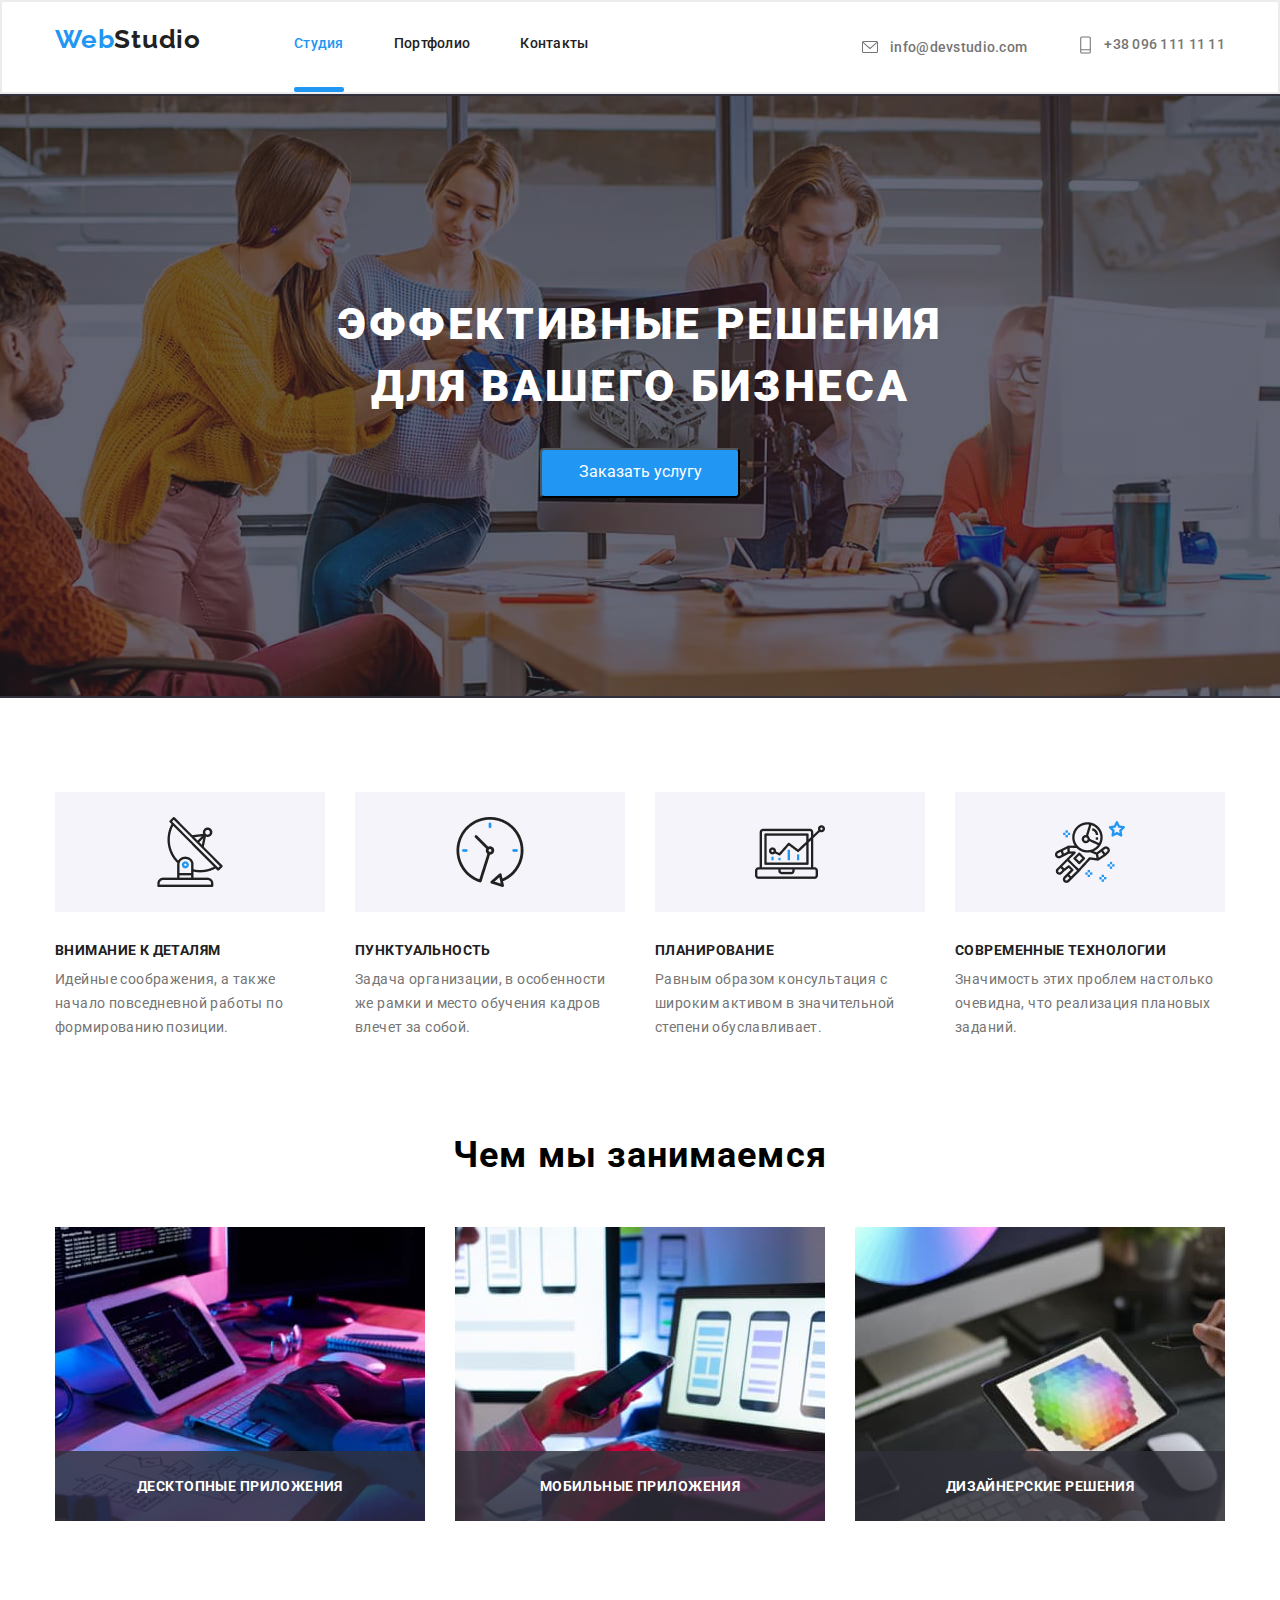
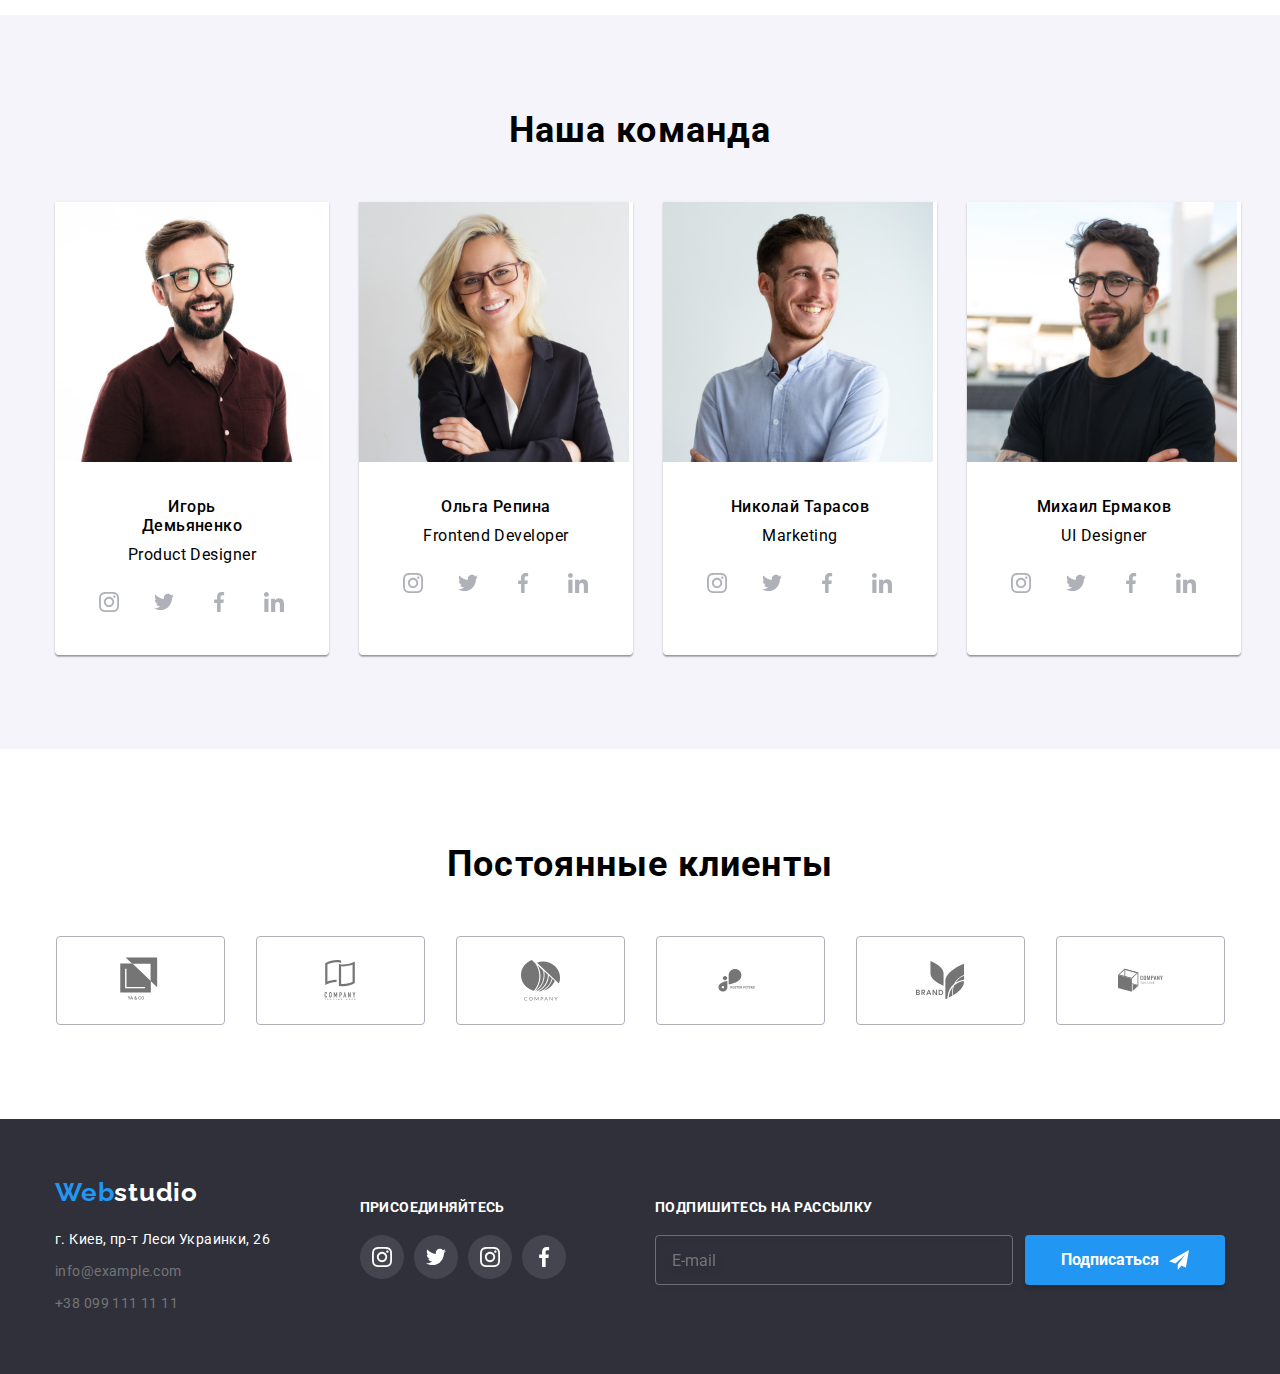
<file: index.html>
<!DOCTYPE html>
<html lang="en">
  <head>
    <meta charset="UTF-8" />
    <meta http-equiv="X-UA-Compatible" content="IE=edge" />
    <meta name="viewport" content="width=device-width, initial-scale=1.0" />
    <title>tech_html_hw</title>
    <link rel="preconnect" href="https://fonts.gstatic.com" />
    <link
      rel="stylesheet"
      href="https://cdnjs.cloudflare.com/ajax/libs/modern-normalize/1.0.0/modern-normalize.min.css"
    />
    <link
      href="https://fonts.googleapis.com/css2?family=Raleway:wght@700&family=Roboto:wght@400;500;700;900&display=swap"
      rel="stylesheet"
    />
    <link rel="stylesheet" href="./css/main.min.css" />
  </head>
  <body class="page">
    <!-- Header section -->

    <header class="page-header">
      <div class="flexy container">
        <a href="./index.html" class="logo">Web<span class="logo-2nd-part">Studio</span></a>
        <nav class="navigation">
          <ul class="site-nav list">
            <li class="site-nav__item">
              <a href="./index.html" class="site-nav__link site-nav__link--current">Студия</a>
            </li>
            <li class="site-nav__item"><a href="./portfolio.html" class="site-nav__link">Портфолио</a></li>
            <li class="site-nav__item"><a href="" class="site-nav__link">Контакты</a></li>
          </ul>
        </nav>
        <ul class="personal list">
          <li class="mail">
            <a href="mailto:info@devstudio.com" class="mail__link">
              <svg class="mail__icon" width="20px" height="16px">
                <use href="./images/sprite.svg#icon-envelope"></use>
              </svg>
              info@devstudio.com
            </a>
          </li>
          <li class="tel">
            <a href="tel:+380961111111" class="tel__link">
              <svg class="tel__icon" width="17px" height="22px">
                <use href="./images/sprite.svg#icon-phone"></use>
              </svg>
              +38 096 111 11 11
            </a>
          </li>
        </ul>
      </div>
    </header>

    <!-- Main section -->

    <main>
      <section class="hero section">
        <div class="container">
          <h1 class="hero__title">Эффективные решения <br />для вашего бизнеса</h1>
          <button data-modal-open class="hero__btn">Заказать услугу</button>
        </div>
      </section>

      <section class="principles section">
        <div class="container">
          <h2 class="principles__title visually-hidden">Наши принципы</h2>
          <ul class="principe list flexy">
            <li class="principe__item principe__item--mright principe__item--sputnic">
              <h3 class="principe__title">Внимание к деталям</h3>
              <p class="principe__text">
                Идейные соображения, а также начало повседневной работы по формированию позиции.
              </p>
            </li>
            <li class="principe__item principe__item--mright principe__item--clock">
              <h3 class="principe__title">Пунктуальность</h3>
              <p class="principe__text">
                Задача организации, в особенности же рамки и место обучения кадров влечет за собой.
              </p>
            </li>
            <li class="principe__item principe__item--mright principe__item--pc">
              <h3 class="principe__title">Планирование</h3>
              <p class="principe__text">
                Равным образом консультация с широким активом в значительной степени обуславливает.
              </p>
            </li>
            <li class="principe__item principe__item--cosmonaut">
              <h3 class="principe__title">Современные технологии</h3>
              <p class="principe__text">Значимость этих проблем настолько очевидна, что реализация плановых заданий.</p>
            </li>
          </ul>
        </div>
      </section>

      <section class="our-work section">
        <div class="container">
          <h2 class="our-work__title">Чем мы занимаемся</h2>
          <ul class="work-list list flexy">
            <li class="work-list__item work-list__item--mright">
              <div class="work-list__thumb">
                <img class="work-list__img" src="./images/note1.jpg" alt="note1" width="370" />
                <div class="work-list__bg-box">
                  <p class="work-list__bg-txt">Десктопные приложения</p>
                </div>
              </div>
            </li>
            <li class="work-list__item work-list__item--mright">
              <div class="work-list__thumb">
                <img class="work-list__img" src="./images/note2.jpg" alt="note1" width="370" />
                <div class="work-list__bg-box">
                  <p class="work-list__bg-txt">Мобильные приложения</p>
                </div>
              </div>
            </li>
            <li class="work-list__item">
              <div class="work-list__thumb">
                <img class="work-list__img" src="./images/note3.jpg" alt="note1" width="370" />
                <div class="work-list__bg-box">
                  <p class="work-list__bg-txt">Дизайнерские решения</p>
                </div>
              </div>
            </li>
          </ul>
        </div>
      </section>

      <section class="team section">
        <div class="container">
          <h2 class="team__title">Наша команда</h2>
          <ul class="team-list list flexy">
            <li class="team-list__item team-list__item--mright">
              <img class="team-list__image" src="./images/worker1.jpg" alt="Product Designer" width="270" />
              <h3 class="team-list__title">Игорь Демьяненко</h3>
              <p class="team-list__text">Product Designer</p>
              <ul class="team-socials-list list">
                <li class="team-socials-list__item team-socials-list__item--mright">
                  <a href="" class="team-socials-list__link">
                    <svg class="team-socials-list__icon-insta" width="20px" height="20px">
                      <use href="./images/sprite.svg#icon-insta-worker"></use>
                    </svg>
                  </a>
                </li>
                <li class="team-socials-list__item team-socials-list__item--mright">
                  <a href="" class="team-socials-list__link">
                    <svg class="icon--workers" width="20px" height="20px">
                      <use href="./images/sprite.svg#icon-twitter-worker-nrm"></use>
                    </svg>
                  </a>
                </li>
                <li class="team-socials-list__item team-socials-list__item--mright">
                  <a href="" class="team-socials-list__link">
                    <svg class="icon--workers" width="20px" height="20px">
                      <use href="./images/sprite.svg#icon-facebook-worker"></use>
                    </svg>
                  </a>
                </li>
                <li class="team-socials-list__item">
                  <a href="" class="team-socials-list__link">
                    <svg class="icon--workers" width="20px" height="20px">
                      <use href="./images/sprite.svg#icon-linkedin-worker"></use>
                    </svg>
                  </a>
                </li>
              </ul>
            </li>
            <li class="team-list__item team-list__item--mright">
              <img class="team-list__image" src="./images/worker2.jpg" alt="Frontend Developer" width="270" />
              <h3 class="team-list__title">Ольга Репина</h3>
              <p class="team-list__text">Frontend Developer</p>
              <ul class="team-socials-list list">
                <li class="team-socials-list__item team-socials-list__item--mright">
                  <a href="" class="team-socials-list__link">
                    <svg class="icon-insta-workers" width="20px" height="20px">
                      <use href="./images/sprite.svg#icon-insta-worker"></use>
                    </svg>
                  </a>
                </li>
                <li class="team-socials-list__item team-socials-list__item--mright">
                  <a href="" class="team-socials-list__link">
                    <svg class="icon--workers" width="20px" height="20px">
                      <use href="./images/sprite.svg#icon-twitter-worker-nrm"></use>
                    </svg>
                  </a>
                </li>
                <li class="team-socials-list__item team-socials-list__item--mright">
                  <a href="" class="team-socials-list__link">
                    <svg class="icon--workers" width="20px" height="20px">
                      <use href="./images/sprite.svg#icon-facebook-worker"></use>
                    </svg>
                  </a>
                </li>
                <li class="team-socials-list__item">
                  <a href="" class="team-socials-list__link">
                    <svg class="icon--workers" width="20px" height="20px">
                      <use href="./images/sprite.svg#icon-linkedin-worker"></use>
                    </svg>
                  </a>
                </li>
              </ul>
            </li>
            <li class="team-list__item team-list__item--mright">
              <img class="team-list__image" src="./images/worker3.jpg" alt="Marketing" width="270" />
              <h3 class="team-list__title">Николай Тарасов</h3>
              <p class="team-list__text">Marketing</p>
              <ul class="team-socials-list list">
                <li class="team-socials-list__item team-socials-list__item--mright">
                  <a href="" class="team-socials-list__link">
                    <svg class="icon-insta-workers" width="20px" height="20px">
                      <use href="./images/sprite.svg#icon-insta-worker"></use>
                    </svg>
                  </a>
                </li>
                <li class="team-socials-list__item team-socials-list__item--mright">
                  <a href="" class="team-socials-list__link">
                    <svg class="icon--workers" width="20px" height="20px">
                      <use href="./images/sprite.svg#icon-twitter-worker-nrm"></use>
                    </svg>
                  </a>
                </li>
                <li class="team-socials-list__item team-socials-list__item--mright">
                  <a href="" class="team-socials-list__link">
                    <svg class="icon--workers" width="20px" height="20px">
                      <use href="./images/sprite.svg#icon-facebook-worker"></use>
                    </svg>
                  </a>
                </li>
                <li class="team-socials-list__item">
                  <a href="" class="team-socials-list__link">
                    <svg class="icon--workers" width="20px" height="20px">
                      <use href="./images/sprite.svg#icon-linkedin-worker"></use>
                    </svg>
                  </a>
                </li>
              </ul>
            </li>
            <li class="team-list__item">
              <img class="team-list__image" src="./images/worker4.jpg" alt="UI Designer" width="270" />
              <h3 class="team-list__title">Михаил Ермаков</h3>
              <p class="team-list__text">UI Designer</p>
              <ul class="team-socials-list list">
                <li class="team-socials-list__item team-socials-list__item--mright">
                  <a href="" class="team-socials-list__link">
                    <svg class="icon-insta-workers" width="20px" height="20px">
                      <use href="./images/sprite.svg#icon-insta-worker"></use>
                    </svg>
                  </a>
                </li>
                <li class="team-socials-list__item team-socials-list__item--mright">
                  <a href="" class="team-socials-list__link">
                    <svg class="icon--workers" width="20px" height="20px">
                      <use href="./images/sprite.svg#icon-twitter-worker-nrm"></use>
                    </svg>
                  </a>
                </li>
                <li class="team-socials-list__item team-socials-list__item--mright">
                  <a href="" class="team-socials-list__link">
                    <svg class="icon--workers" width="20px" height="20px">
                      <use href="./images/sprite.svg#icon-facebook-worker"></use>
                    </svg>
                  </a>
                </li>
                <li class="team-socials-list__item">
                  <a href="" class="team-socials-list__link">
                    <svg class="icon--workers" width="20px" height="20px">
                      <use href="./images/sprite.svg#icon-linkedin-worker"></use>
                    </svg>
                  </a>
                </li>
              </ul>
            </li>
          </ul>
        </div>
      </section>

      <section class="clients section">
        <div class="container">
          <h2 class="clients__title">Постоянные клиенты</h2>
          <ul class="clients-list list">
            <li class="clients-list__item clients-list__item--mright">
              <a href="" class="clients-list__link">
                <svg class="clients-list__icon clients-list_icon--first" width="45px" height="50px">
                  <use href="./images/sprite.svg#icon-client-1"></use>
                </svg>
              </a>
            </li>
            <li class="clients-list__item clients-list__item--mright">
              <a href="" class="clients-list__link">
                <svg class="clients-list__icon clients-list_icon--scnd" width="40px" height="52px">
                  <use href="./images/sprite.svg#icon-client-2"></use>
                </svg>
              </a>
            </li>
            <li class="clients-list__item clients-list__item--mright">
              <a href="" class="clients-list__link">
                <svg class="clients-list__icon clients-list_icon--thrd" width="41px" height="43px">
                  <use href="./images/sprite.svg#icon-client-3"></use>
                </svg>
              </a>
            </li>
            <li class="clients-list__item clients-list__item--mright">
              <a href="" class="clients-list__link">
                <svg class="clients-list__icon clients-list_icon--fth" width="80px" height="43px">
                  <use href="./images/sprite.svg#icon-client-4"></use>
                </svg>
              </a>
            </li>
            <li class="clients-list__item clients-list__item--mright">
              <a href="" class="clients-list__link">
                <svg class="clients-list__icon clients-list_icon--fifth" width="60px" height="48px">
                  <use href="./images/sprite.svg#icon-client-5"></use>
                </svg>
              </a>
            </li>
            <li class="clients-list__item">
              <a href="" class="clients-list__link">
                <svg class="clients-list__icon clients-list_icon--sxth" width="89px" height="45px">
                  <use href="./images/sprite.svg#icon-client-6"></use>
                </svg>
              </a>
            </li>
          </ul>
        </div>
      </section>

      <div class="backdrop is-hidden" data-modal>
        <div class="modal">
          <button data-modal-close class="cloze-hero-modal-btn">
            <svg class="md-close-btn__icon" width="11" height="11">
              <use href="./images/sprite.svg#icon-close-black"></use>
            </svg>
          </button>

          <form class="callback-form">
            <p class="callback-form__title">Оставьте свои данные, мы вам перезвоним</p>

            <label class="callback-form-field">
              <span class="callback-form-field__label-txt">Имя</span>
              <input class="callback-form-field__input" type="text" name="user-name" id="user-name" />
              <span class="callback-form-field__icon">
                <svg class="callback-form-field__input-icon" width="12" height="12">
                  <use href="./images/sprite.svg#icon-person-black"></use>
                </svg>
              </span>
            </label>

            <label class="callback-form-field">
              <span class="callback-form-field__label-txt">Телефон</span>
              <input class="callback-form-field__input" type="tel" name="tel" id="tel" />
              <span class="callback-form-field__icon">
                <svg class="callback-form-field__input-icon" width="12" height="12">
                  <use href="./images/sprite.svg#icon-phone-black"></use>
                </svg>
              </span>
            </label>

            <label class="callback-form-field">
              <span class="callback-form-field__label-txt">Почта</span>
              <input class="callback-form-field__input" type="email" name="email" id="email" />
              <span class="callback-form-field__icon">
                <svg class="callback-form-field__input-icon" width="12" height="12">
                  <use href="./images/sprite.svg#icon-email-black"></use>
                </svg>
              </span>
            </label>

            <label class="callback-form-field">
              <span class="callback-form-field__feedback">Комментарий</span>
              <textarea
                class="callback-form-field__textarea"
                name="feedback"
                id="feedback"
                rows="6"
                placeholder="Введите текст"
              ></textarea>
            </label>

            <label class="callback-form-license">
              <input
                class="callback-form-license__check-original"
                type="checkbox"
                name="license"
                id="license"
                value="license"
              />
              <span class="callback-form-license__check-custom"></span>
              <span class="callback-form-license__check-txt">Соглашаюсь с рассылкой и принимаю</span>
              <a href="" class="callback-form-license__link">Условия договора</a>
            </label>

            <div class="md-submit-btn-box">
              <button type="submit" class="md-submit-btn">Отправить</button>
            </div>
          </form>
        </div>
      </div>
    </main>

    <!-- Footer section -->

    <footer class="footer">
      <div class="container footer-case">
        <address class="footer-address">
          <a href="./index.html" class="footer-address__logo"
            >Web<span class="footer-address__logo--part">studio</span></a
          >
          <p class="footer-address__text">г. Киев, пр-т Леси Украинки, 26</p>
          <ul class="footer-address__list list">
            <li>
              <a href="mailto:info@example.com" class="footer-address__item footer-address__item--mbottom"
                >info@example.com</a
              >
            </li>
            <li><a href="tel:+380991111111" class="footer-address__item">+38 099 111 11 11</a></li>
          </ul>
        </address>

        <div class="footer-socials">
          <h3 class="footer-socials__title">Присоединяйтесь</h3>
          <ul class="footer-socials-list list">
            <li class="footer-socials-list__item icon-insta footer-socials-list__item--mright">
              <a href="" class="footer-socials-list__link">
                <svg class="footer-socials-list__icon" width="20" height="20">
                  <use href="./images/sprite.svg#icon-instagram-footer"></use>
                </svg>
              </a>
            </li>
            <li class="footer-socials-list__item icon-twitter footer-socials-list__item--mright">
              <a href="" class="footer-socials-list__link">
                <svg class="footer-socials-list__icon" width="20" height="20">
                  <use href="./images/sprite.svg#icon-twitter-footer"></use>
                </svg>
              </a>
            </li>
            <li class="footer-socials-list__item icon-facebook footer-socials-list__item--mright">
              <a href="" class="footer-socials-list__link">
                <svg class="footer-socials-list__icon" width="20" height="20">
                  <use href="./images/sprite.svg#icon-instagram-footer"></use>
                </svg>
              </a>
            </li>
            <li class="footer-socials-list__item icon-linkin">
              <a href="" class="footer-socials-list__link">
                <svg class="footer-socials-list__icon" width="20" height="20">
                  <use href="./images/sprite.svg#icon-facebook-footer"></use>
                </svg>
              </a>
            </li>
          </ul>
        </div>

        <form class="footer-form">
          <div class="footer-form__field">
            <h3 class="footer-form__title">Подпишитесь на рассылку</h3>
            <div class="footer-form__input-box">
              <input type="email" name="mail" class="footer-form__input" placeholder="E-mail" />
              <button type="submit" class="footer-form__submit">
                Подписаться
                <svg class="footer-form__submit-btn-icon" width="20" height="20">
                  <use href="./images/sprite.svg#icon-icon-send"></use>
                </svg>
              </button>
            </div>
          </div>
        </form>
      </div>
    </footer>

    <script src="./js/modal.js"></script>
  </body>
</html>
</file>
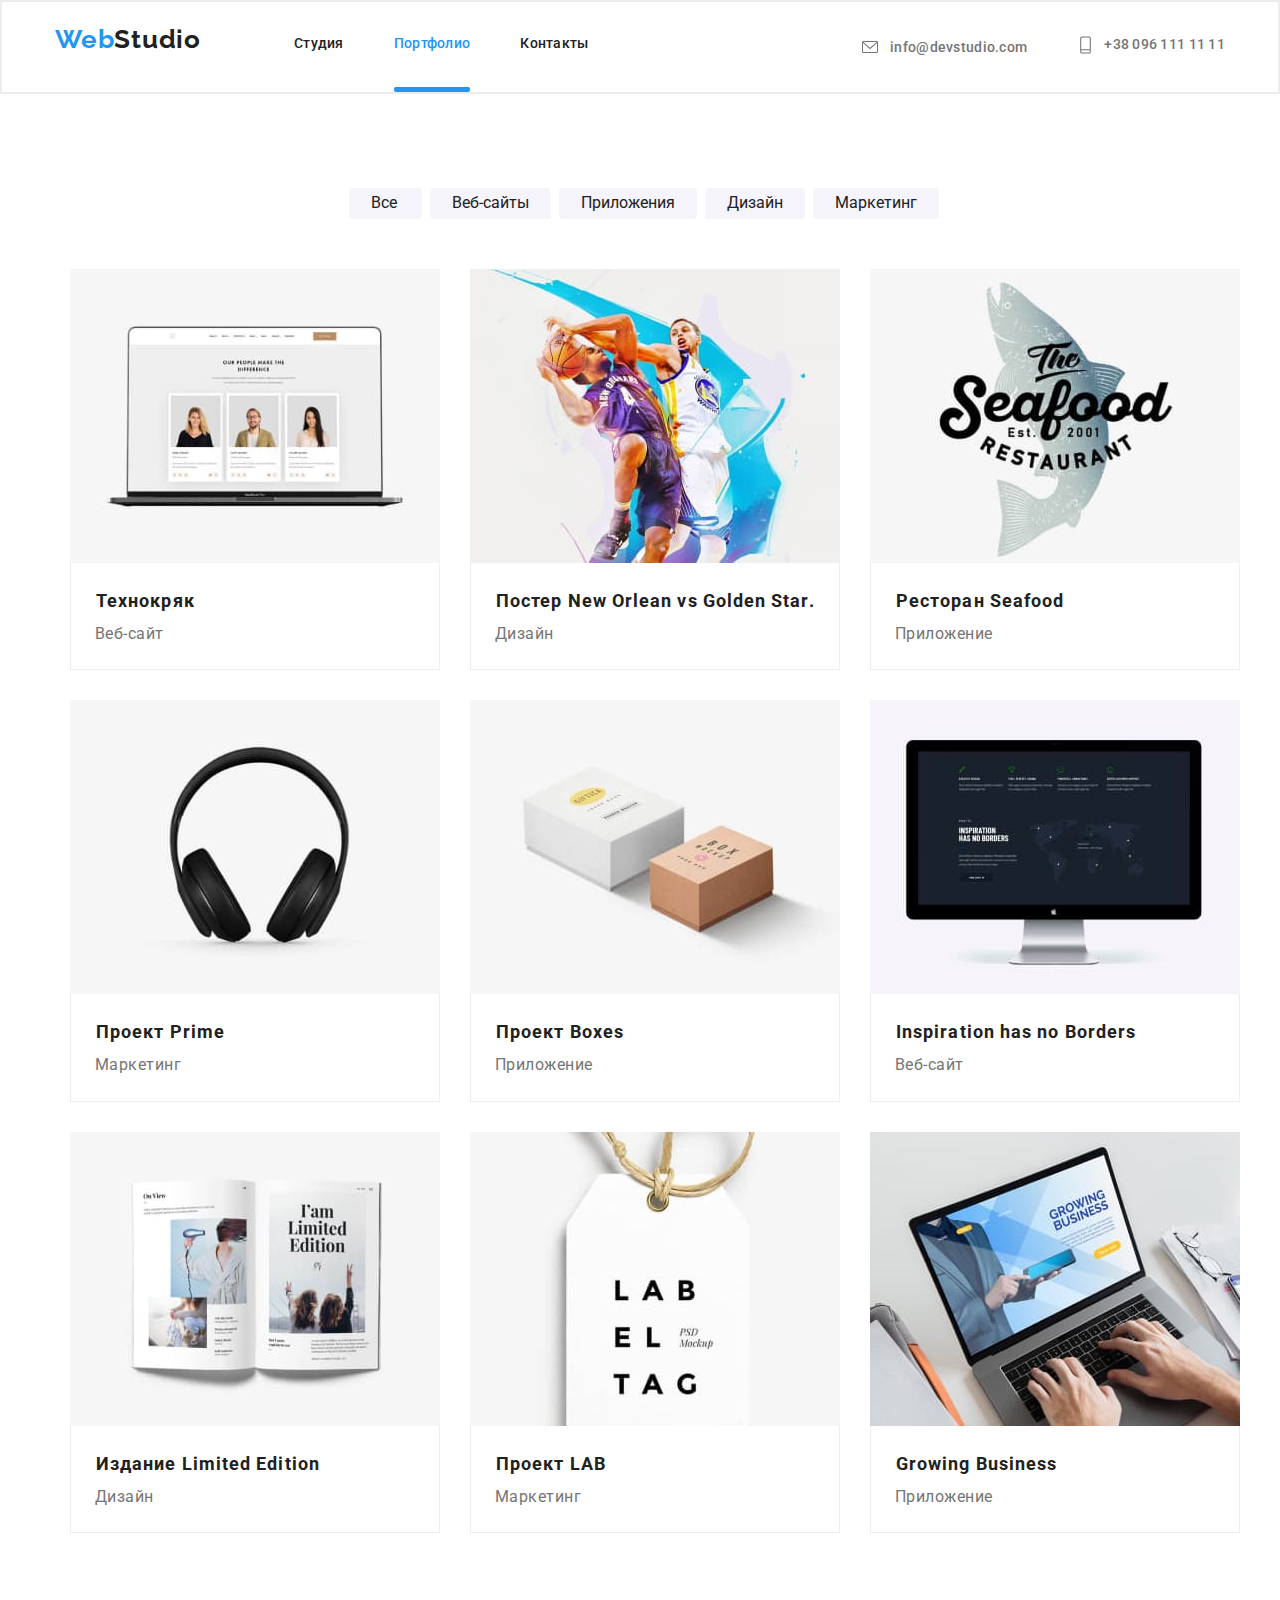
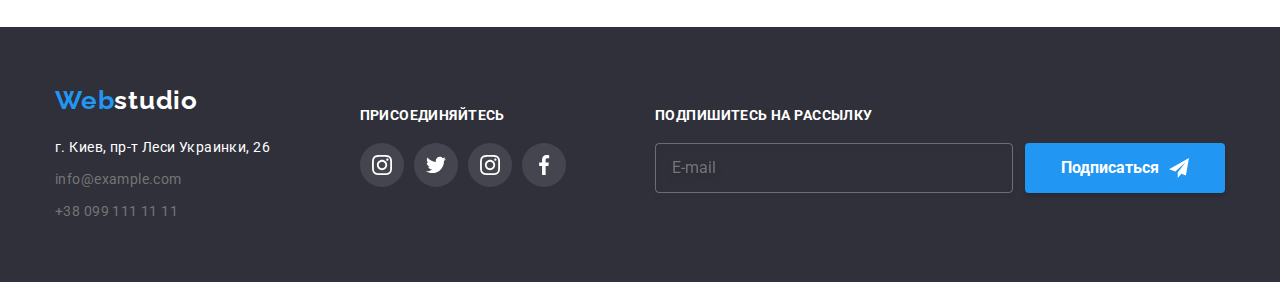
<file: portfolio.html>
<!DOCTYPE html>
<html lang="en">
  <head>
    <meta charset="UTF-8" />
    <meta http-equiv="X-UA-Compatible" content="IE=edge" />
    <meta name="viewport" content="width=device-width, initial-scale=1.0" />
    <title>Portfolio</title>
    <link rel="preconnect" href="https://fonts.gstatic.com" />
    <link
      rel="stylesheet"
      href="https://cdnjs.cloudflare.com/ajax/libs/modern-normalize/1.0.0/modern-normalize.min.css"
    />
    <link
      href="https://fonts.googleapis.com/css2?family=Raleway:wght@700&family=Roboto:wght@400;500;700;900&display=swap"
      rel="stylesheet"
    />
    <link rel="stylesheet" href="./css/portfolio.min.css" />
  </head>
  <body class="portfolio-page">
    <!-- Header section -->

    <header class="page-header">
      <div class="flexy container">
        <a href="./index.html" class="logo">Web<span class="logo-2nd-part">Studio</span></a>
        <nav class="navigation">
          <ul class="site-nav list">
            <li class="site-nav__item"><a href="./index.html" class="site-nav__link">Студия</a></li>
            <li class="site-nav__item">
              <a href="./portfolio.html" class="site-nav__link site-nav__link--current">Портфолио</a>
            </li>
            <li class="site-nav__item"><a href="" class="site-nav__link">Контакты</a></li>
          </ul>
        </nav>
        <ul class="personal list">
          <li class="mail">
            <a href="mailto:info@devstudio.com" class="mail__link">
              <svg class="mail__icon" width="20px" height="16px">
                <use href="./images/sprite.svg#icon-envelope"></use>
              </svg>
              info@devstudio.com
            </a>
          </li>
          <li class="tel">
            <a href="tel:+380961111111" class="tel__link">
              <svg class="tel__icon" width="17px" height="22px">
                <use href="./images/sprite.svg#icon-phone"></use>
              </svg>
              +38 096 111 11 11
            </a>
          </li>
        </ul>
      </div>
    </header>

    <!-- Main section -->

    <main class="main-section">
      <div class="container">
        <div class="portfolio-filters">
          <ul class="portfolio-filters__list list">
            <li class="portfolio-filters__item"><a href="" class="portfolio-filters__button">Все</a></li>
            <li class="portfolio-filters__item"><a href="" class="portfolio-filters__button">Веб-сайты</a></li>
            <li class="portfolio-filters__item"><a href="" class="portfolio-filters__button">Приложения</a></li>
            <li class="portfolio-filters__item"><a href="" class="portfolio-filters__button">Дизайн</a></li>
            <li class="portfolio-filters__item"><a href="" class="portfolio-filters__button">Маркетинг</a></li>
          </ul>
        </div>

        <section class="projects section">
          <div class="container">
            <h1 class="projects__title visually-hidden">Projects</h1>
            <ul class="project-list list">
              <li class="project-list__card">
                <a class="project-list__link" href="">
                  <div class="project-list__thumb">
                    <img class="project-list__img" src="./images/project1.jpg" alt="project1" width="370" />
                    <div class="project-list__txt">
                      <p>
                        Технокряк это современная площадка распространения коронавируса. Компании используют эту
                        платформу для цифрового шпионажа и атак на защищённые сервера конкурентов.
                      </p>
                    </div>
                  </div>
                  <div class="project-list-bot-box">
                    <h2 class="project-list-bot-box__title">Технокряк</h2>
                    <p class="project-list-bot-box__works">Веб-сайт</p>
                  </div>
                </a>
              </li>
              <li class="project-list__card">
                <a class="project-list__link" href="">
                  <div class="project-list__thumb">
                    <img class="project-list__img" src="./images/project2.jpg" alt="project2" width="370" />
                    <div class="project-list__txt">
                      <p>
                        Технокряк это современная площадка распространения коронавируса. Компании используют эту
                        платформу для цифрового шпионажа и атак на защищённые сервера конкурентов.
                      </p>
                    </div>
                  </div>
                  <div class="project-list-bot-box">
                    <h2 class="project-list-bot-box__title big">Постер New Orlean vs Golden Star.</h2>
                    <p class="project-list-bot-box__works">Дизайн</p>
                  </div>
                </a>
              </li>
              <li class="project-list__card">
                <a class="project-list__link" href="">
                  <div class="project-list__thumb">
                    <img class="project-list__img" src="./images/project3.jpg" alt="project3" width="370" />
                    <div class="project-list__txt">
                      <p>
                        Технокряк это современная площадка распространения коронавируса. Компании используют эту
                        платформу для цифрового шпионажа и атак на защищённые сервера конкурентов.
                      </p>
                    </div>
                  </div>
                  <div class="project-list-bot-box">
                    <h2 class="project-list-bot-box__title">Ресторан Seafood</h2>
                    <p class="project-list-bot-box__works">Приложение</p>
                  </div>
                </a>
              </li>
              <li class="project-list__card">
                <a class="project-list__link" href="">
                  <div class="project-list__thumb">
                    <img class="project-list__img" src="./images/project4.jpg" alt="project4" width="370" />
                    <div class="project-list__txt">
                      <p>
                        Технокряк это современная площадка распространения коронавируса. Компании используют эту
                        платформу для цифрового шпионажа и атак на защищённые сервера конкурентов.
                      </p>
                    </div>
                  </div>
                  <div class="project-list-bot-box">
                    <h2 class="project-list-bot-box__title">Проект Prime</h2>
                    <p class="project-list-bot-box__works">Маркетинг</p>
                  </div>
                </a>
              </li>
              <li class="project-list__card">
                <a class="project-list__link" href="">
                  <div class="project-list__thumb">
                    <img class="project-list__img" src="./images/project5.jpg" alt="project5" width="370" />
                    <div class="project-list__txt">
                      <p>
                        Технокряк это современная площадка распространения коронавируса. Компании используют эту
                        платформу для цифрового шпионажа и атак на защищённые сервера конкурентов.
                      </p>
                    </div>
                  </div>
                  <div class="project-list-bot-box">
                    <h2 class="project-list-bot-box__title">Проект Boxes</h2>
                    <p class="project-list-bot-box__works">Приложение</p>
                  </div>
                </a>
              </li>
              <li class="project-list__card">
                <a class="project-list__link" href="">
                  <div class="project-list__thumb">
                    <img class="project-list__img" src="./images/project6.jpg" alt="project6" width="370" />
                    <div class="project-list__txt">
                      <p>
                        Технокряк это современная площадка распространения коронавируса. Компании используют эту
                        платформу для цифрового шпионажа и атак на защищённые сервера конкурентов.
                      </p>
                    </div>
                  </div>
                  <div class="project-list-bot-box">
                    <h2 class="project-list-bot-box__title">Inspiration has no Borders</h2>
                    <p class="project-list-bot-box__works">Веб-сайт</p>
                  </div>
                </a>
              </li>
              <li class="project-list__card">
                <a class="project-list__link" href="">
                  <div class="project-list__thumb">
                    <img class="project-list__img" src="./images/project7.jpg" alt="project7" width="370" />
                    <div class="project-list__txt">
                      <p>
                        Технокряк это современная площадка распространения коронавируса. Компании используют эту
                        платформу для цифрового шпионажа и атак на защищённые сервера конкурентов.
                      </p>
                    </div>
                  </div>
                  <div class="project-list-bot-box">
                    <h2 class="project-list-bot-box__title">Издание Limited Edition</h2>
                    <p class="project-list-bot-box__works">Дизайн</p>
                  </div>
                </a>
              </li>
              <li class="project-list__card">
                <a class="project-list__link" href="">
                  <div class="project-list__thumb">
                    <img class="project-list__img" src="./images/project8.jpg" alt="project8" width="370" />
                    <div class="project-list__txt">
                      <p>
                        Технокряк это современная площадка распространения коронавируса. Компании используют эту
                        платформу для цифрового шпионажа и атак на защищённые сервера конкурентов.
                      </p>
                    </div>
                  </div>
                  <div class="project-list-bot-box">
                    <h2 class="project-list-bot-box__title">Проект LAB</h2>
                    <p class="project-list-bot-box__works">Маркетинг</p>
                  </div>
                </a>
              </li>
              <li class="project-list__card">
                <a class="project-list__link" href="">
                  <div class="project-list__thumb">
                    <img class="project-list__img" src="./images/project9.jpg" alt="project9" width="370" />
                    <div class="project-list__txt">
                      <p>
                        Технокряк это современная площадка распространения коронавируса. Компании используют эту
                        платформу для цифрового шпионажа и атак на защищённые сервера конкурентов.
                      </p>
                    </div>
                  </div>
                  <div class="project-list-bot-box">
                    <h2 class="project-list-bot-box__title">Growing Business</h2>
                    <p class="project-list-bot-box__works">Приложение</p>
                  </div>
                </a>
              </li>
            </ul>
          </div>
        </section>
      </div>
    </main>

    <!-- Footer section -->

    <footer class="footer">
      <div class="container footer-case">
        <address class="footer-address">
          <a href="./index.html" class="footer-address__logo"
            >Web<span class="footer-address__logo--part">studio</span></a
          >
          <p class="footer-address__text">г. Киев, пр-т Леси Украинки, 26</p>
          <ul class="footer-address__list list">
            <li>
              <a href="mailto:info@example.com" class="footer-address__item footer-address__item--mbottom"
                >info@example.com</a
              >
            </li>
            <li><a href="tel:+380991111111" class="footer-address__item">+38 099 111 11 11</a></li>
          </ul>
        </address>

        <div class="footer-socials">
          <h3 class="footer-socials__title">Присоединяйтесь</h3>
          <ul class="footer-socials-list list">
            <li class="footer-socials-list__item icon-insta footer-socials-list__item--mright">
              <a href="" class="footer-socials-list__link">
                <svg class="footer-socials-list__icon" width="20" height="20">
                  <use href="./images/sprite.svg#icon-instagram-footer"></use>
                </svg>
              </a>
            </li>
            <li class="footer-socials-list__item icon-twitter footer-socials-list__item--mright">
              <a href="" class="footer-socials-list__link">
                <svg class="footer-socials-list__icon" width="20" height="20">
                  <use href="./images/sprite.svg#icon-twitter-footer"></use>
                </svg>
              </a>
            </li>
            <li class="footer-socials-list__item icon-facebook footer-socials-list__item--mright">
              <a href="" class="footer-socials-list__link">
                <svg class="footer-socials-list__icon" width="20" height="20">
                  <use href="./images/sprite.svg#icon-instagram-footer"></use>
                </svg>
              </a>
            </li>
            <li class="footer-socials-list__item icon-linkin">
              <a href="" class="footer-socials-list__link">
                <svg class="footer-socials-list__icon" width="20" height="20">
                  <use href="./images/sprite.svg#icon-facebook-footer"></use>
                </svg>
              </a>
            </li>
          </ul>
        </div>

        <form class="footer-form">
          <div class="footer-form__field">
            <h3 class="footer-form__title">Подпишитесь на рассылку</h3>
            <div class="footer-form__input-box">
              <input type="email" name="mail" class="footer-form__input" placeholder="E-mail" />
              <button type="submit" class="footer-form__submit">
                Подписаться
                <svg class="footer-form__submit-btn-icon" width="20" height="20">
                  <use href="./images/sprite.svg#icon-icon-send"></use>
                </svg>
              </button>
            </div>
          </div>
        </form>
      </div>
    </footer>
  </body>
</html>
</file>
<file: css/main.min.css>
:root{--grid-item: 1}html{-webkit-box-sizing:border-box;box-sizing:border-box}*,*::before,*::after{-webkit-box-sizing:inherit;box-sizing:inherit}.grid{display:-webkit-box;display:-ms-flexbox;display:flex;-ms-flex-wrap:wrap;flex-wrap:wrap;margin-left:-30px;margin-top:-30px}.grid__item{-ms-flex-preferred-size:calc((100% - 30px * var(--grid-item)) / var(--grid-item));flex-basis:calc((100% - 30px * var(--grid-item)) / var(--grid-item));margin-left:30px;margin-top:30px;--grid__item: 4}.page{margin:0;font-family:Roboto, sans-serif;background-color:var(--white-words);color:var(--main-text-color)}.visually-hidden{position:absolute !important;clip:rect(1px 1px 1px 1px);clip:rect(1px, 1px, 1px, 1px);padding:0 !important;border:0 !important;height:1px !important;width:1px !important;overflow:hidden}.container{margin-left:auto;margin-right:auto;padding-right:15px;padding-left:15px;width:1200px}.section{padding-top:94px;padding-bottom:94px}.flexy{display:-webkit-box;display:-ms-flexbox;display:flex;-webkit-box-orient:horizontal;-webkit-box-direction:normal;-ms-flex-direction:row;flex-direction:row}h1,h2,h3,h4,h5,h6,p,ul{margin-top:0;margin-bottom:0}h2{color:var(--title-text-color);font-weight:700;font-size:36px;line-height:1.2;letter-spacing:0.03em}ul{-webkit-padding-start:0;padding-inline-start:0}a{outline:none;margin:0;text-decoration:none}a:focus{outline:1px solid var(--main-text-color);text-decoration:none}.list{list-style:none}.site-nav,.personal,.principe{list-style:none}.page-header{border:2px solid #ececec;margin-right:auto;margin-left:auto}.logo{display:block;padding-top:22px;padding-bottom:27px;color:#2196f3;font-family:Raleway;font-weight:700;font-size:26px;line-height:1.2;letter-spacing:0.03em;text-decoration:none}.logo-2nd-part{color:#212121;font-family:Raleway;font-weight:700;font-size:26px;line-height:1.2;letter-spacing:0.03em}.navigation{display:-webkit-box;display:-ms-flexbox;display:flex}.site-nav{display:-webkit-box;display:-ms-flexbox;display:flex;-webkit-box-align:center;-ms-flex-align:center;align-items:center;margin-left:93px}.site-nav__link{display:block;padding-top:32px;padding-bottom:32px;color:#212121;font-weight:500;font-size:14px;line-height:1.2;letter-spacing:0.02em;height:89px;text-decoration:none;-webkit-transition:color 250ms cubic-bezier(0.4, 0, 0.2, 1);transition:color 250ms cubic-bezier(0.4, 0, 0.2, 1)}.site-nav__link:hover,.site-nav__link:focus{outline:none;color:#2196f3;font-weight:500;font-size:14px;line-height:1.2;letter-spacing:0.02em}.site-nav__item{position:relative}.site-nav__link--current{color:#2196f3;font-weight:500;font-size:14px;line-height:1.2;letter-spacing:0.02em}.site-nav__link--current::after{position:absolute;left:0;bottom:0;display:block;content:'';width:100%;height:5px;background:#2196f3;border-radius:2px}.site-nav__item+.site-nav__item{margin-left:50px}.personal{display:-webkit-inline-box;display:-ms-inline-flexbox;display:inline-flex;-webkit-box-align:center;-ms-flex-align:center;align-items:center;padding-top:32px;padding-bottom:32px;margin-bottom:0;margin-top:0;margin-left:auto;margin-right:0}.mail{display:-webkit-box;display:-ms-flexbox;display:flex;margin-right:50px}.mail__link{display:-webkit-inline-box;display:-ms-inline-flexbox;display:inline-flex;-webkit-box-align:center;-ms-flex-align:center;align-items:center;color:#757575;fill:#757575;font-weight:500;font-size:14px;line-height:1.2px;letter-spacing:0.02em;text-decoration:none;-webkit-transition:color 250ms cubic-bezier(0.4, 0, 0.2, 1),outline 250ms cubic-bezier(0.4, 0, 0.2, 1);transition:color 250ms cubic-bezier(0.4, 0, 0.2, 1),outline 250ms cubic-bezier(0.4, 0, 0.2, 1)}.mail__icon{margin-right:10px;-webkit-transition:fill 250ms cubic-bezier(0.4, 0, 0.2, 1);transition:fill 250ms cubic-bezier(0.4, 0, 0.2, 1)}.mail__link:hover,.mail__link:focus{fill:#2196f3;outline:none;color:#2196f3}.tel__link{display:-webkit-inline-box;display:-ms-inline-flexbox;display:inline-flex;-webkit-box-align:center;-ms-flex-align:center;align-items:center;color:#757575;fill:#757575;font-weight:500;font-size:14px;line-height:1.2px;letter-spacing:0.02em;text-decoration:none;-webkit-transition:color 250ms cubic-bezier(0.4, 0, 0.2, 1),outline 250ms cubic-bezier(0.4, 0, 0.2, 1);transition:color 250ms cubic-bezier(0.4, 0, 0.2, 1),outline 250ms cubic-bezier(0.4, 0, 0.2, 1)}.tel__icon{margin-right:10px;-webkit-transition:fill 250ms cubic-bezier(0.4, 0, 0.2, 1);transition:fill 250ms cubic-bezier(0.4, 0, 0.2, 1)}.tel__link:hover,.tel__link:focus{fill:#2196f3;outline:none;color:#2196f3}.hero{text-align:center;padding-top:200px;padding-bottom:200px;margin-left:auto;margin-right:auto;background-image:-webkit-gradient(linear, left top, right top, from(rgba(47,48,58,0.4)), to(rgba(47,48,58,0.4))),url(../images/bg1.jpg);background-image:linear-gradient(to right, rgba(47,48,58,0.4), rgba(47,48,58,0.4)),url(../images/bg1.jpg);background-repeat:no-repeat;background-position:center;background-color:#2f303a}.hero__title{margin-top:200x;margin-bottom:30px;color:#fff;font-weight:900;font-size:44px;line-height:1.4;letter-spacing:0.06em;text-transform:uppercase}.hero__btn{padding:10px 32px;width:200px;height:50px;background:#2196f3;color:#fff;cursor:pointer;border-radius:4px}.principles{padding-bottom:0}.principe__item{width:calc((100% - 90px) / 4)}.principe__item::before{display:block;content:'';height:120px;background-color:#f5f4fa;background-position:center;background-repeat:no-repeat;margin-bottom:30px;color:red}.principe__item--mright{margin-right:30px}.principe__title{margin-bottom:10px;color:#212121;font-weight:700;font-size:14px;line-height:1.2;letter-spacing:0.03em;text-transform:uppercase}.principe__text{font-style:normal;font-weight:normal;font-size:14px;line-height:1.7;letter-spacing:0.03em;color:#757575;text-decoration:none;text-transform:none}.principe__item--sputnic::before{background-image:url(../images/sputnic.png)}.principe__item--clock::before{background-image:url(../images/clock.png)}.principe__item--pc::before{background-image:url(../images/pc.png)}.principe__item--cosmonaut::before{background-image:url(../images/cosmonaut.png)}.our-work__title{margin-bottom:50px;text-align:center}.work-list__item--mright{margin-right:30px}.work-list__thumb{position:relative}.work-list__img{display:block}.work-list__bg-box{display:-webkit-box;display:-ms-flexbox;display:flex;-webkit-box-pack:center;-ms-flex-pack:center;justify-content:center;-webkit-box-align:center;-ms-flex-align:center;align-items:center;position:absolute;left:0;bottom:0;width:100%;height:70px;background:rgba(47,48,58,0.8)}.work-list__bg-txt{font-weight:700;font-size:14px;line-height:16px;text-align:center;letter-spacing:0.03em;text-transform:uppercase;color:#fff}.team{background-color:#f5f4fa}.team__title{margin-bottom:50px;text-align:center}.team-list__title{margin:30px auto 10px;text-align:center;width:152px;color:var(--title-text-color);font-style:normal;font-weight:500;font-size:16px;line-height:1.2;letter-spacing:0.03em}.team-list__item{background-color:#fff;-webkit-box-shadow:0px 1px 3px rgba(0,0,0,0.12),0px 1px 1px rgba(0,0,0,0.14),0px 2px 1px rgba(0,0,0,0.2);box-shadow:0px 1px 3px rgba(0,0,0,0.12),0px 1px 1px rgba(0,0,0,0.14),0px 2px 1px rgba(0,0,0,0.2);border-radius:0px 0px 4px 4px}.team-list__item--mright{margin-right:30px}.team-list__text{margin:10px auto 16px;text-align:center;width:147px;color:var(--main-text-color);font-weight:400;font-size:16px;line-height:1.2;letter-spacing:0.03em}.team-socials-list{display:-webkit-box;display:-ms-flexbox;display:flex;text-align:center;margin-left:32px;margin-right:32px;margin-bottom:30px}.team-socials-list__item{width:45px;height:45px;-webkit-box-shadow:none;box-shadow:none}.team-socials-list__item--mright{margin-right:10px}.team-socials-list__link{display:-webkit-box;display:-ms-flexbox;display:flex;text-align:center;-webkit-box-align:center;-ms-flex-align:center;align-items:center;-webkit-box-pack:center;-ms-flex-pack:center;justify-content:center;fill:#afb1b8;width:44px;height:44px;border-radius:50%;-webkit-transition:fill 250ms cubic-bezier(0.4, 0, 0.2, 1),background-color 250ms cubic-bezier(0.4, 0, 0.2, 1);transition:fill 250ms cubic-bezier(0.4, 0, 0.2, 1),background-color 250ms cubic-bezier(0.4, 0, 0.2, 1)}.team-socials-list__link:hover,.team-socials-list__link:focus{fill:#fff;background-color:#2196f3}.clients{padding-top:94px;padding-bottom:94px}.clients__title{margin-bottom:50px;font-weight:700;font-size:36px;line-height:42px;text-align:center;letter-spacing:0.03em}.clients-list{display:-webkit-box;display:-ms-flexbox;display:flex;-webkit-box-pack:center;-ms-flex-pack:center;justify-content:center}.clients-list__link{display:-webkit-box;display:-ms-flexbox;display:flex;-webkit-box-align:center;-ms-flex-align:center;align-items:center;-webkit-box-pack:center;-ms-flex-pack:center;justify-content:center;fill:#757575;width:169px;height:89px;border:1px solid #afb1b8;border-radius:4px;-webkit-transition:fill 250ms cubic-bezier(0.4, 0, 0.2, 1),border 250ms cubic-bezier(0.4, 0, 0.2, 1),outline 250ms cubic-bezier(0.4, 0, 0.2, 1);transition:fill 250ms cubic-bezier(0.4, 0, 0.2, 1),border 250ms cubic-bezier(0.4, 0, 0.2, 1),outline 250ms cubic-bezier(0.4, 0, 0.2, 1)}.clients-list__link:hover,.clients-list__link:focus{fill:#2196f3;border:1px solid #2196f3;outline:none}.clients-list__item{display:-webkit-box;display:-ms-flexbox;display:flex;-webkit-box-align:center;-ms-flex-align:center;align-items:center;-webkit-box-pack:center;-ms-flex-pack:center;justify-content:center;color:#757575;width:170px;height:90px}.clients-list__item--mright{margin-right:30px}.backdrop{position:fixed;top:0;left:0;width:100%;height:100%;background:rgba(0,0,0,0.2);opacity:1;-webkit-transition:opacity 250ms cubic-bezier(0.4, 0, 0.2, 1);transition:opacity 250ms cubic-bezier(0.4, 0, 0.2, 1)}.backdrop.is-hidden{opacity:0;pointer-events:none}.backdrop.is-hidden .modal{-webkit-transform:translate(-50%, -200%);transform:translate(-50%, -200%)}.modal{position:absolute;top:50%;left:50%;-webkit-transform:translate(-50%, -50%);transform:translate(-50%, -50%);min-width:528px;min-height:581px;background-color:#fff;-webkit-box-shadow:0px 1px 3px rgba(0,0,0,0.12),0px 1px 1px rgba(0,0,0,0.14),0px 2px 1px rgba(0,0,0,0.2);box-shadow:0px 1px 3px rgba(0,0,0,0.12),0px 1px 1px rgba(0,0,0,0.14),0px 2px 1px rgba(0,0,0,0.2);border-radius:4px;-webkit-transition:-webkit-transform 250ms cubic-bezier(0.4, 0, 0.2, 1);transition:-webkit-transform 250ms cubic-bezier(0.4, 0, 0.2, 1);transition:transform 250ms cubic-bezier(0.4, 0, 0.2, 1);transition:transform 250ms cubic-bezier(0.4, 0, 0.2, 1), -webkit-transform 250ms cubic-bezier(0.4, 0, 0.2, 1)}.callback-form{padding:40px}.callback-form__title{font-weight:700;font-size:20px;line-height:23px;text-align:center;letter-spacing:0.03em;color:#212121;margin-bottom:15px}.callback-form-field{position:relative;display:-webkit-box;display:-ms-flexbox;display:flex;-webkit-box-orient:vertical;-webkit-box-direction:normal;-ms-flex-direction:column;flex-direction:column;margin-bottom:10px}.callback-form-field__label-txt{margin-bottom:4px;font-size:12px;line-height:14px;letter-spacing:0.01em;color:#757575}.callback-form-field__input-icon{position:absolute;left:13px;top:70%;fill:#212121;font-size:12px;line-height:14px;letter-spacing:0.01em;color:#757575;-webkit-transform:translateY(-50%);transform:translateY(-50%);-webkit-transition:fill 250ms cubic-bezier(0.4, 0, 0.2, 1);transition:fill 250ms cubic-bezier(0.4, 0, 0.2, 1)}.callback-form-field__input{margin:0;padding:0 0 0 40px;height:40px;border:1px solid rgba(33,33,33,0.2);border-radius:4px;-webkit-transition:border 250ms cubic-bezier(0.4, 0, 0.2, 1),border-radius 250ms cubic-bezier(0.4, 0, 0.2, 1);transition:border 250ms cubic-bezier(0.4, 0, 0.2, 1),border-radius 250ms cubic-bezier(0.4, 0, 0.2, 1)}.callback-form-field__input:hover,.callback-form-field__input:focus{border:1px solid #2196f3;outline:none}.callback-form-field:hover .callback-form-field__input-icon{fill:#2196f3}.callback-form-field__feedback{margin-bottom:4px;font-size:12px;line-height:14px;letter-spacing:0.01em;color:#757575}.callback-form-field__textarea{padding:12px 16px;resize:none;border:1px solid rgba(33,33,33,0.2);border-radius:4px;-webkit-transition:border 250ms cubic-bezier(0.4, 0, 0.2, 1),border-radius 250ms cubic-bezier(0.4, 0, 0.2, 1);transition:border 250ms cubic-bezier(0.4, 0, 0.2, 1),border-radius 250ms cubic-bezier(0.4, 0, 0.2, 1)}.callback-form-field__textarea:hover,.callback-form-field__textarea:focus{border:1px solid #2196f3;outline:none}.callback-form-field__textarea::-webkit-input-placeholder{font-size:12px;line-height:14px;letter-spacing:0.01em;color:#757575}.callback-form-field__textarea:-ms-input-placeholder{font-size:12px;line-height:14px;letter-spacing:0.01em;color:#757575}.callback-form-field__textarea::-ms-input-placeholder{font-size:12px;line-height:14px;letter-spacing:0.01em;color:#757575}.callback-form-field__textarea::placeholder{font-size:12px;line-height:14px;letter-spacing:0.01em;color:#757575}.callback-form-license{display:-webkit-inline-box;display:-ms-inline-flexbox;display:inline-flex;-webkit-box-align:center;-ms-flex-align:center;align-items:center;margin-bottom:30px}.callback-form-license__check-txt{font-size:14px;line-height:24px;letter-spacing:0.03em;margin-right:4px}.callback-form-license__link{font-size:14px;line-height:24px;letter-spacing:0.03em;color:#2196f3}.callback-form-license__check-original{position:absolute;-webkit-appearance:none;-moz-appearance:none;appearance:none}.callback-form-license__check-custom{width:16px;height:15px;margin-right:7px;border:2px solid #212121;border-radius:2px;fill:#fff}.callback-form-license__check-original:checked+.callback-form-license__check-custom{border-color:#2196f3;background-image:url(/images/check-full.svg);background-size:contain;background-origin:border-box}.md-submit-btn-box{text-align:center}.md-submit-btn{width:200px;height:50px;background-color:#2196f3;color:#fff;-webkit-box-shadow:0px 4px 4px rgba(0,0,0,0.15);box-shadow:0px 4px 4px rgba(0,0,0,0.15);border-radius:4px;border:none}.cloze-hero-modal-btn{display:block;position:absolute;right:0;top:0;width:30px;height:30px;background:#fff;fill:#212121;border:1px solid rgba(0,0,0,0.1);border-radius:50%;cursor:pointer;-webkit-transition:fill 250ms cubic-bezier(0.4, 0, 0.2, 1);transition:fill 250ms cubic-bezier(0.4, 0, 0.2, 1)}.cloze-hero-modal-btn:hover,.cloze-hero-modal-btn:focus{fill:#2196f3}.footer{display:-webkit-box;display:-ms-flexbox;display:flex;margin-right:auto;margin-left:auto;background-color:#2f303a;color:#757575}.footer-case{display:-webkit-inline-box;display:-ms-inline-flexbox;display:inline-flex;-webkit-box-pack:justify;-ms-flex-pack:justify;justify-content:space-between;-webkit-box-align:center;-ms-flex-align:center;align-items:center;height:255px}.footer-address__logo{display:block;margin-right:auto;margin-bottom:20px;color:#2196f3;font-family:Raleway;font-style:normal;font-weight:700;font-size:26px;line-height:1.2;letter-spacing:0.03em;text-decoration:none}.footer-address__logo--part{color:#fff;font-family:Raleway, sans-serif;font-weight:700;font-size:26px;line-height:1.2;letter-spacing:0.03em}.footer-address__text{margin-bottom:8px;font-style:normal;color:#fff;font-weight:400;font-size:14px;line-height:1.7;letter-spacing:0.03em;text-decoration:none}.footer-address__item{display:block;font-style:normal;color:#757575;font-weight:400;font-size:14px;line-height:1.7;letter-spacing:0.03em;text-decoration:none}.footer-address__item--mbottom{margin-bottom:8px}.footer-socials{height:95px}.footer-socials__title{margin-bottom:20px;font-weight:700;font-size:14px;line-height:16px;letter-spacing:0.03em;text-transform:uppercase;color:#fff}.footer-socials-list{display:-webkit-inline-box;display:-ms-inline-flexbox;display:inline-flex}.footer-socials-list__item--mright{margin-right:10px}.footer-socials-list__item{display:-webkit-box;display:-ms-flexbox;display:flex;height:44px;width:44px;background:rgba(255,255,255,0.1);border-radius:50%;background-position:center;background-repeat:no-repeat;-webkit-transition:background-color 250ms cubic-bezier(0.4, 0, 0.2, 1);transition:background-color 250ms cubic-bezier(0.4, 0, 0.2, 1)}.footer-socials-list__item:hover,.footer-socials-list__item:focus{background-color:#2196f3}.footer-socials-list__link{display:-webkit-box;display:-ms-flexbox;display:flex;-webkit-box-pack:center;-ms-flex-pack:center;justify-content:center;-webkit-box-align:center;-ms-flex-align:center;align-items:center;width:44px;height:44px}.footer-socials-list__icon{fill:#fff}.footer-form{height:95px}.footer-form__title{margin-bottom:20px;font-weight:700;font-size:14px;line-height:16px;letter-spacing:0.03em;text-transform:uppercase;color:#fff}.footer-form__input-box{display:-webkit-box;display:-ms-flexbox;display:flex}.footer-form__input{width:358px;height:50px;margin-right:12px;padding-left:16px;background:transparent;border:1px solid rgba(255,255,255,0.3);-webkit-filter:drop-shadow(0px 4px 4px rgba(0,0,0,0.15));filter:drop-shadow(0px 4px 4px rgba(0,0,0,0.15));border-radius:4px;color:#fff}.footer-form__input::-webkit-input-placeholder{font-size:16px;line-height:20px;color:#757575}.footer-form__input:-ms-input-placeholder{font-size:16px;line-height:20px;color:#757575}.footer-form__input::-ms-input-placeholder{font-size:16px;line-height:20px;color:#757575}.footer-form__input::placeholder{font-size:16px;line-height:20px;color:#757575}.footer-form__submit{display:-webkit-box;display:-ms-flexbox;display:flex;-webkit-box-pack:center;-ms-flex-pack:center;justify-content:center;-webkit-box-align:center;-ms-flex-align:center;align-items:center;color:#fff;font-weight:700;font-size:16px;line-height:30px;cursor:pointer;background-color:#2196f3;width:200px;height:50px;border-radius:4px;-webkit-box-shadow:0px 4px 4px rgba(0,0,0,0.15);box-shadow:0px 4px 4px rgba(0,0,0,0.15);border:none}.footer-form__submit-btn-icon{margin-left:10px;fill:#fff}
/*# sourceMappingURL=main.min.css.map */
</file>
<file: css/portfolio.min.css>
:root{--grid-item: 1}html{-webkit-box-sizing:border-box;box-sizing:border-box}*,*::before,*::after{-webkit-box-sizing:inherit;box-sizing:inherit}.grid{display:-webkit-box;display:-ms-flexbox;display:flex;-ms-flex-wrap:wrap;flex-wrap:wrap;margin-left:-30px;margin-top:-30px}.grid__item{-ms-flex-preferred-size:calc((100% - 30px * var(--grid-item)) / var(--grid-item));flex-basis:calc((100% - 30px * var(--grid-item)) / var(--grid-item));margin-left:30px;margin-top:30px;--grid__item: 4}.page{margin:0;font-family:Roboto, sans-serif;background-color:var(--white-words);color:var(--main-text-color)}.visually-hidden{position:absolute !important;clip:rect(1px 1px 1px 1px);clip:rect(1px, 1px, 1px, 1px);padding:0 !important;border:0 !important;height:1px !important;width:1px !important;overflow:hidden}.container{margin-left:auto;margin-right:auto;padding-right:15px;padding-left:15px;width:1200px}.section{padding-top:94px;padding-bottom:94px}.flexy{display:-webkit-box;display:-ms-flexbox;display:flex;-webkit-box-orient:horizontal;-webkit-box-direction:normal;-ms-flex-direction:row;flex-direction:row}h1,h2,h3,h4,h5,h6,p,ul{margin-top:0;margin-bottom:0}h2{color:var(--title-text-color);font-weight:700;font-size:36px;line-height:1.2;letter-spacing:0.03em}ul{-webkit-padding-start:0;padding-inline-start:0}a{outline:none;margin:0;text-decoration:none}a:focus{outline:1px solid var(--main-text-color);text-decoration:none}.list{list-style:none}.site-nav,.personal{list-style:none}.page-header{border:2px solid #ececec;margin-right:auto;margin-left:auto}.logo{display:block;padding-top:22px;padding-bottom:27px;color:#2196f3;font-family:Raleway;font-weight:700;font-size:26px;line-height:1.2;letter-spacing:0.03em;text-decoration:none}.logo-2nd-part{color:#212121;font-family:Raleway;font-weight:700;font-size:26px;line-height:1.2;letter-spacing:0.03em}.navigation{display:-webkit-box;display:-ms-flexbox;display:flex}.site-nav{display:-webkit-box;display:-ms-flexbox;display:flex;-webkit-box-align:center;-ms-flex-align:center;align-items:center;margin-left:93px}.site-nav__link{display:block;padding-top:32px;padding-bottom:32px;color:#212121;font-weight:500;font-size:14px;line-height:1.2;letter-spacing:0.02em;height:89px;text-decoration:none;-webkit-transition:color 250ms cubic-bezier(0.4, 0, 0.2, 1);transition:color 250ms cubic-bezier(0.4, 0, 0.2, 1)}.site-nav__link:hover,.site-nav__link:focus{outline:none;color:#2196f3;font-weight:500;font-size:14px;line-height:1.2;letter-spacing:0.02em}.site-nav__item{position:relative}.site-nav__link--current{color:#2196f3;font-weight:500;font-size:14px;line-height:1.2;letter-spacing:0.02em}.site-nav__link--current::after{position:absolute;left:0;bottom:0;display:block;content:'';width:100%;height:5px;background:#2196f3;border-radius:2px}.site-nav__item+.site-nav__item{margin-left:50px}.personal{display:-webkit-inline-box;display:-ms-inline-flexbox;display:inline-flex;-webkit-box-align:center;-ms-flex-align:center;align-items:center;padding-top:32px;padding-bottom:32px;margin-bottom:0;margin-top:0;margin-left:auto;margin-right:0}.mail{display:-webkit-box;display:-ms-flexbox;display:flex;margin-right:50px}.mail__link{display:-webkit-inline-box;display:-ms-inline-flexbox;display:inline-flex;-webkit-box-align:center;-ms-flex-align:center;align-items:center;color:#757575;fill:#757575;font-weight:500;font-size:14px;line-height:1.2px;letter-spacing:0.02em;text-decoration:none;-webkit-transition:color 250ms cubic-bezier(0.4, 0, 0.2, 1),outline 250ms cubic-bezier(0.4, 0, 0.2, 1);transition:color 250ms cubic-bezier(0.4, 0, 0.2, 1),outline 250ms cubic-bezier(0.4, 0, 0.2, 1)}.mail__icon{margin-right:10px;-webkit-transition:fill 250ms cubic-bezier(0.4, 0, 0.2, 1);transition:fill 250ms cubic-bezier(0.4, 0, 0.2, 1)}.mail__link:hover,.mail__link:focus{fill:#2196f3;outline:none;color:#2196f3}.tel__link{display:-webkit-inline-box;display:-ms-inline-flexbox;display:inline-flex;-webkit-box-align:center;-ms-flex-align:center;align-items:center;color:#757575;fill:#757575;font-weight:500;font-size:14px;line-height:1.2px;letter-spacing:0.02em;text-decoration:none;-webkit-transition:color 250ms cubic-bezier(0.4, 0, 0.2, 1),outline 250ms cubic-bezier(0.4, 0, 0.2, 1);transition:color 250ms cubic-bezier(0.4, 0, 0.2, 1),outline 250ms cubic-bezier(0.4, 0, 0.2, 1)}.tel__icon{margin-right:10px;-webkit-transition:fill 250ms cubic-bezier(0.4, 0, 0.2, 1);transition:fill 250ms cubic-bezier(0.4, 0, 0.2, 1)}.tel__link:hover,.tel__link:focus{fill:#2196f3;outline:none;color:#2196f3}.portfolio-page{font-family:Roboto, sans-serif;background-color:#fff;color:#757575}.portfolio-filters{padding-top:94px}.portfolio-filters__list{display:-webkit-box;display:-ms-flexbox;display:flex;-webkit-box-pack:center;-ms-flex-pack:center;justify-content:center;margin-top:0;margin-bottom:0}.portfolio-filters__item{margin-left:8px}.portfolio-filters__button{display:inline-block;padding:6px 22px;min-width:73px;border-radius:4px;color:#212121;background-color:#f5f4fa;cursor:pointer;text-decoration:none;-webkit-transition:background-color 250ms cubic-bezier(0.4, 0, 0.2, 1),color 250ms cubic-bezier(0.4, 0, 0.2, 1),outline var(--animation);transition:background-color 250ms cubic-bezier(0.4, 0, 0.2, 1),color 250ms cubic-bezier(0.4, 0, 0.2, 1),outline var(--animation)}.portfolio-filters__button:hover,.portfolio-filters__button:focus{background-color:#2196f3;color:#fff;outline:none;-webkit-box-shadow:0px 3px 1px rgba(0,0,0,0.1),0px 1px 2px rgba(0,0,0,0.08),0px 2px 2px rgba(0,0,0,0.12);box-shadow:0px 3px 1px rgba(0,0,0,0.1),0px 1px 2px rgba(0,0,0,0.08),0px 2px 2px rgba(0,0,0,0.12)}.projects{margin-top:50px;padding-top:0}.projects__title{margin:0 24px 4px 24px;color:#212121;font-weight:700;font-size:18px;line-height:2;letter-spacing:0.06em}.project-list{display:-webkit-box;display:-ms-flexbox;display:flex;-ms-flex-wrap:wrap;flex-wrap:wrap}.project-list .project-list__card{position:relative;width:370px;margin-right:30px;margin-bottom:30px;-webkit-transition:-webkit-box-shadow 250ms cubic-bezier(0.4, 0, 0.2, 1);transition:-webkit-box-shadow 250ms cubic-bezier(0.4, 0, 0.2, 1);transition:box-shadow 250ms cubic-bezier(0.4, 0, 0.2, 1);transition:box-shadow 250ms cubic-bezier(0.4, 0, 0.2, 1), -webkit-box-shadow 250ms cubic-bezier(0.4, 0, 0.2, 1)}.project-list .project-list__card:hover,.project-list .project-list__card:focus{-webkit-box-shadow:0px 1px 1px rgba(0,0,0,0.12),0px 4px 4px rgba(0,0,0,0.06),1px 4px 6px rgba(0,0,0,0.16);box-shadow:0px 1px 1px rgba(0,0,0,0.12),0px 4px 4px rgba(0,0,0,0.06),1px 4px 6px rgba(0,0,0,0.16)}.project-list .project-list__card:nth-child(3n){margin-right:0}.project-list .project-list__card:nth-last-child(-n+3){margin-bottom:0px}.project-list .project-list__thumb{position:relative;overflow:hidden}.project-list .project-list__txt{position:absolute;display:-webkit-box;display:-ms-flexbox;display:flex;-webkit-box-align:center;-ms-flex-align:center;align-items:center;padding:63px 25px;width:100%;height:100%;top:0;left:0;-webkit-transform:translateY(100%);transform:translateY(100%);background:rgba(33,150,243,0.9);font-size:18px;line-height:28px;letter-spacing:0.03em;color:#fff;-webkit-transition:-webkit-transform 250ms cubic-bezier(0.4, 0, 0.2, 1);transition:-webkit-transform 250ms cubic-bezier(0.4, 0, 0.2, 1);transition:transform 250ms cubic-bezier(0.4, 0, 0.2, 1);transition:transform 250ms cubic-bezier(0.4, 0, 0.2, 1), -webkit-transform 250ms cubic-bezier(0.4, 0, 0.2, 1)}.project-list .projects-list__link{text-decoration:none}.project-list .project-list__img{display:block}.project-list__card:hover .project-list__txt,.project-list__card:focus .project-list__txt{-webkit-transform:translateY(0);transform:translateY(0)}.projects-link .big{width:322px}.project-list-bot-box{padding:20px 0 20px 0;border-bottom:1px solid #eee;border-left:1px solid #eee;border-right:1px solid #eee}.project-list-bot-box__title{margin-left:25px;font-family:Roboto;font-style:normal;font-weight:700;font-size:18px;line-height:36px;letter-spacing:0.06em;color:#212121}.project-list-bot-box__works{margin:0 24px 0 24px;color:#757575;font-weight:400;font-size:16px;line-height:1.9;letter-spacing:0.03em;text-decoration:none}.footer{display:-webkit-box;display:-ms-flexbox;display:flex;margin-right:auto;margin-left:auto;background-color:#2f303a;color:#757575}.footer-case{display:-webkit-inline-box;display:-ms-inline-flexbox;display:inline-flex;-webkit-box-pack:justify;-ms-flex-pack:justify;justify-content:space-between;-webkit-box-align:center;-ms-flex-align:center;align-items:center;height:255px}.footer-address__logo{display:block;margin-right:auto;margin-bottom:20px;color:#2196f3;font-family:Raleway;font-style:normal;font-weight:700;font-size:26px;line-height:1.2;letter-spacing:0.03em;text-decoration:none}.footer-address__logo--part{color:#fff;font-family:Raleway, sans-serif;font-weight:700;font-size:26px;line-height:1.2;letter-spacing:0.03em}.footer-address__text{margin-bottom:8px;font-style:normal;color:#fff;font-weight:400;font-size:14px;line-height:1.7;letter-spacing:0.03em;text-decoration:none}.footer-address__item{display:block;font-style:normal;color:#757575;font-weight:400;font-size:14px;line-height:1.7;letter-spacing:0.03em;text-decoration:none}.footer-address__item--mbottom{margin-bottom:8px}.footer-socials{height:95px}.footer-socials__title{margin-bottom:20px;font-weight:700;font-size:14px;line-height:16px;letter-spacing:0.03em;text-transform:uppercase;color:#fff}.footer-socials-list{display:-webkit-inline-box;display:-ms-inline-flexbox;display:inline-flex}.footer-socials-list__item--mright{margin-right:10px}.footer-socials-list__item{display:-webkit-box;display:-ms-flexbox;display:flex;height:44px;width:44px;background:rgba(255,255,255,0.1);border-radius:50%;background-position:center;background-repeat:no-repeat;-webkit-transition:background-color 250ms cubic-bezier(0.4, 0, 0.2, 1);transition:background-color 250ms cubic-bezier(0.4, 0, 0.2, 1)}.footer-socials-list__item:hover,.footer-socials-list__item:focus{background-color:#2196f3}.footer-socials-list__link{display:-webkit-box;display:-ms-flexbox;display:flex;-webkit-box-pack:center;-ms-flex-pack:center;justify-content:center;-webkit-box-align:center;-ms-flex-align:center;align-items:center;width:44px;height:44px}.footer-socials-list__icon{fill:#fff}.footer-form{height:95px}.footer-form__title{margin-bottom:20px;font-weight:700;font-size:14px;line-height:16px;letter-spacing:0.03em;text-transform:uppercase;color:#fff}.footer-form__input-box{display:-webkit-box;display:-ms-flexbox;display:flex}.footer-form__input{width:358px;height:50px;margin-right:12px;padding-left:16px;background:transparent;border:1px solid rgba(255,255,255,0.3);-webkit-filter:drop-shadow(0px 4px 4px rgba(0,0,0,0.15));filter:drop-shadow(0px 4px 4px rgba(0,0,0,0.15));border-radius:4px;color:#fff}.footer-form__input::-webkit-input-placeholder{font-size:16px;line-height:20px;color:#757575}.footer-form__input:-ms-input-placeholder{font-size:16px;line-height:20px;color:#757575}.footer-form__input::-ms-input-placeholder{font-size:16px;line-height:20px;color:#757575}.footer-form__input::placeholder{font-size:16px;line-height:20px;color:#757575}.footer-form__submit{display:-webkit-box;display:-ms-flexbox;display:flex;-webkit-box-pack:center;-ms-flex-pack:center;justify-content:center;-webkit-box-align:center;-ms-flex-align:center;align-items:center;color:#fff;font-weight:700;font-size:16px;line-height:30px;cursor:pointer;background-color:#2196f3;width:200px;height:50px;border-radius:4px;-webkit-box-shadow:0px 4px 4px rgba(0,0,0,0.15);box-shadow:0px 4px 4px rgba(0,0,0,0.15);border:none}.footer-form__submit-btn-icon{margin-left:10px;fill:#fff}
/*# sourceMappingURL=portfolio.min.css.map */
</file>
